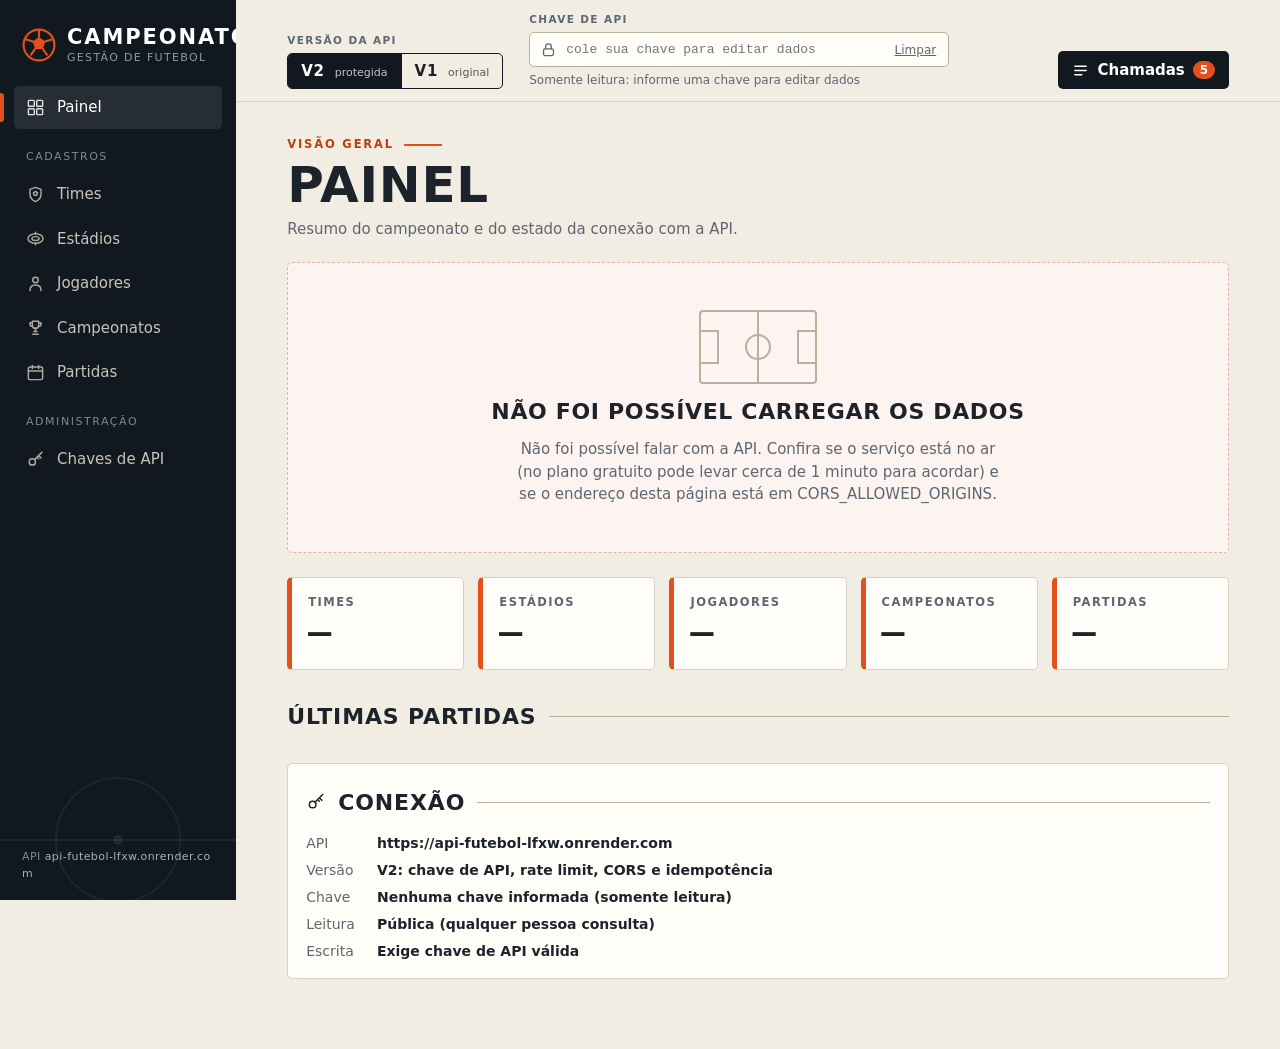
<file: docs/index.html>
<!DOCTYPE html>
<html lang="pt-BR">
<head>
    <meta charset="UTF-8">
    <meta name="viewport" content="width=device-width, initial-scale=1">
    <meta name="color-scheme" content="light">
    <title>Campeonato FC</title>
    <link rel="icon" href="data:image/svg+xml,<svg xmlns=%22http://www.w3.org/2000/svg%22 viewBox=%220 0 32 32%22><circle cx=%2216%22 cy=%2216%22 r=%2215%22 fill=%22%23e4501b%22/><path d=%22M16 8l5.7 4.1-2.2 6.7h-7l-2.2-6.7z%22 fill=%22%23121820%22/></svg>">
    <link rel="stylesheet" href="css/estilo.css">
</head>
<body>
    <a class="pular" href="#conteudo">Pular para o conteúdo</a>

    <div class="app">
        <!-- Menu lateral: os itens são montados pelo app.js -->
        <aside class="lateral" id="lateral">
            <a class="logo" href="#/">
                <svg class="logo-marca" viewBox="0 0 32 32" aria-hidden="true">
                    <circle cx="16" cy="16" r="14.5" fill="none" stroke="currentColor" stroke-width="2"/>
                    <path d="M16 8.5l5.9 4.3-2.3 6.9h-7.2l-2.3-6.9z" fill="currentColor"/>
                    <path d="M16 8.5V2M21.9 12.8l6.2-2M19.6 19.7l3.8 5.4M12.4 19.7l-3.8 5.4M10.1 12.8l-6.2-2"
                          stroke="currentColor" stroke-width="2" stroke-linecap="round"/>
                </svg>
                <span class="logo-texto"><strong>Campeonato</strong><em>Gestão de futebol</em></span>
            </a>
            <nav class="nav" id="nav" aria-label="Seções"></nav>
            <p class="lateral-rodape">API <span id="api-host"></span></p>
        </aside>

        <div class="principal">
            <!-- Barra superior: versão da API, chave e uso do limite -->
            <header class="barra">
                <div class="grupo">
                    <span class="grupo-rotulo" id="rotulo-versao">Versão da API</span>
                    <div class="seg" role="radiogroup" aria-labelledby="rotulo-versao">
                        <button type="button" role="radio" data-versao="2">V2 <small>protegida</small></button>
                        <button type="button" role="radio" data-versao="1">V1 <small>original</small></button>
                    </div>
                </div>

                <div class="grupo grupo-chave">
                    <label class="grupo-rotulo" for="chave">Chave de API</label>
                    <div class="campo-chave">
                        <span class="chave-icone" id="chave-icone" aria-hidden="true"></span>
                        <input id="chave" type="password" autocomplete="off" spellcheck="false"
                               placeholder="cole sua chave para editar dados">
                        <button type="button" class="btn-texto" id="limpar-chave">Limpar</button>
                    </div>
                    <span class="chave-estado" id="chave-estado" role="status"></span>
                </div>

                <div class="grupo grupo-limite" id="grupo-limite" hidden>
                    <span class="grupo-rotulo">Limite por minuto</span>
                    <div class="medidor"><span class="medidor-barra" id="medidor-barra"></span></div>
                    <span class="medidor-texto" id="medidor-texto"></span>
                </div>

                <button type="button" class="btn-registro" id="btn-registro" aria-controls="gaveta" aria-expanded="false">
                    <span id="icone-registro"></span> Chamadas <b id="contador">0</b>
                </button>
            </header>

            <div class="faixa oculto" id="faixa-v1" role="note">
                <strong>Versão 1 selecionada.</strong>
                A API original não tem CORS: o navegador bloqueia a leitura das respostas de outro site, então as telas
                abaixo não conseguem carregar os dados. É o comportamento esperado da v1. Volte para a <b>V2</b>.
            </div>

            <main id="conteudo" tabindex="-1"></main>
        </div>
    </div>

    <!-- Registro de chamadas: mostra cada requisição feita à API -->
    <aside class="gaveta" id="gaveta" aria-label="Registro de chamadas" hidden>
        <header class="gaveta-cab">
            <h2>Registro de chamadas</h2>
            <button type="button" class="btn-icone" id="fechar-registro" aria-label="Fechar"></button>
        </header>
        <p class="gaveta-ajuda">Cada requisição à API aparece aqui. Em chamadas de cadastro (V2) use <b>Repetir</b> para
            reenviar com a mesma chave de idempotência: a API responde <code>Idempotent-Replayed</code> e nada é criado de novo.</p>
        <ol class="chamadas" id="chamadas"></ol>
    </aside>

    <div class="toasts" id="toasts" aria-live="polite"></div>

    <script src="config.js"></script>
    <script type="module" src="js/app.js"></script>
</body>
</html>
</file>
<file: docs/css/estilo.css>
/* ==========================================================================
   Campeonato FC: identidade "noite de jogo"
   Menu escuro com marcas de campo, papel creme, laranja de sinalização,
   placar de estádio nas partidas e tipografia condensada de súmula esportiva.
   ========================================================================== */

:root {
    --tinta: #121820;
    --tinta-2: #1b2430;
    --tinta-3: #263241;
    --papel: #f1ede3;
    --papel-2: #e7e1d2;
    --cartao: #fffdf8;
    --linha: #d9d2c0;
    --linha-forte: #b9b19b;
    --texto: #1c232b;
    --suave: #5d6771;
    --laranja: #e4501b;
    --laranja-esc: #bf3d0f;
    --laranja-claro: #fbe3d6;
    --gramado: #1f7a4a;
    --gramado-claro: #d9eadf;
    --ambar: #ffcf4d;
    --vermelho: #b3261e;
    --vermelho-claro: #f7dcd9;
    --azul: #2f5d8a;
    --azul-claro: #dce7f2;

    --fonte-titulo: "Bahnschrift", "Franklin Gothic Medium", "Arial Narrow", "Roboto Condensed", system-ui, sans-serif;
    --fonte-texto: "Segoe UI Variable Text", "Segoe UI", system-ui, -apple-system, "Helvetica Neue", Arial, sans-serif;
    --fonte-mono: "Cascadia Mono", "SF Mono", Consolas, ui-monospace, monospace;

    --raio: 5px;
    --lateral-largura: 236px;
}

* { box-sizing: border-box; }
[hidden] { display: none !important; }

html { scroll-padding-top: 90px; }

body {
    margin: 0;
    background: var(--papel);
    color: var(--texto);
    font-family: var(--fonte-texto);
    font-size: 15px;
    line-height: 1.5;
    -webkit-font-smoothing: antialiased;
}

h1, h2, h3, h4, p { margin: 0; }
.sr { position: absolute; width: 1px; height: 1px; overflow: hidden; clip: rect(0 0 0 0); white-space: nowrap; }
button, input, select { font: inherit; color: inherit; }
button { cursor: pointer; }
code { font-family: var(--fonte-mono); font-size: .9em; background: var(--papel-2); padding: 1px 5px; border-radius: 3px; }

.pular {
    position: absolute; left: -999px; top: 8px; z-index: 100;
    background: var(--laranja); color: #fff; padding: 8px 14px; border-radius: var(--raio);
}
.pular:focus { left: 8px; }

:focus-visible { outline: 3px solid var(--ambar); outline-offset: 2px; }

/* ---------- Estrutura ---------- */

.app { display: grid; grid-template-columns: var(--lateral-largura) 1fr; min-height: 100vh; }
.principal { min-width: 0; display: flex; flex-direction: column; }
#conteudo { flex: 1; padding: 34px clamp(18px, 4vw, 52px) 70px; max-width: 1180px; width: 100%; outline: none; }

/* ---------- Menu lateral ---------- */

.lateral {
    position: sticky; top: 0; height: 100vh;
    display: flex; flex-direction: column;
    padding: 22px 14px 18px;
    color: #dcd7ca;
    background-color: var(--tinta);
    /* marcas de campo: linha do meio e círculo central, bem discretas */
    background-image:
        url("data:image/svg+xml,%3Csvg xmlns='http://www.w3.org/2000/svg' width='236' height='360' viewBox='0 0 236 360'%3E%3Cg fill='none' stroke='%23ffffff' stroke-opacity='.055' stroke-width='2'%3E%3Cpath d='M0 300h236'/%3E%3Ccircle cx='118' cy='300' r='62'/%3E%3Ccircle cx='118' cy='300' r='4' fill='%23ffffff' fill-opacity='.055'/%3E%3C/g%3E%3C/svg%3E");
    background-repeat: no-repeat;
    background-position: bottom;
}

.logo { display: flex; align-items: center; gap: 11px; padding: 4px 8px 22px; color: #fff; text-decoration: none; }
.logo-marca { width: 34px; height: 34px; color: var(--laranja); flex: none; }
.logo-texto { display: flex; flex-direction: column; line-height: 1.1; }
.logo-texto strong {
    font-family: var(--fonte-titulo); font-stretch: condensed; font-size: 21px; font-weight: 700;
    text-transform: uppercase; letter-spacing: .09em;
}
.logo-texto em { font-style: normal; font-size: 11px; letter-spacing: .12em; text-transform: uppercase; color: #8f9aa6; margin-top: 3px; }

.nav { display: flex; flex-direction: column; gap: 2px; }
.nav a {
    position: relative; display: flex; align-items: center; gap: 12px;
    padding: 10px 12px; border-radius: var(--raio);
    color: #c9c4b7; text-decoration: none; font-weight: 500;
    transition: background .15s, color .15s;
}
.nav a svg { width: 19px; height: 19px; flex: none; opacity: .85; }
.nav a:hover { background: rgba(255,255,255,.06); color: #fff; }
.nav a[aria-current="page"] { background: rgba(255,255,255,.09); color: #fff; }
.nav a[aria-current="page"]::before {
    content: ""; position: absolute; left: -14px; top: 7px; bottom: 7px; width: 4px;
    background: var(--laranja); border-radius: 0 3px 3px 0;
}
.nav .nav-titulo { margin: 18px 12px 6px; font-size: 11px; letter-spacing: .14em; text-transform: uppercase; color: #7d8895; }

.lateral-rodape { margin-top: auto; padding: 0 8px; font-size: 11px; color: #7d8895; letter-spacing: .04em; word-break: break-all; }
.lateral-rodape span { color: #a8b1bb; }

/* ---------- Barra superior ---------- */

.barra {
    position: sticky; top: 0; z-index: 20;
    display: flex; flex-wrap: wrap; align-items: flex-end; gap: 12px 26px;
    padding: 12px clamp(18px, 4vw, 52px);
    background: rgba(241, 237, 227, .94);
    backdrop-filter: blur(6px);
    border-bottom: 1px solid var(--linha);
}
.grupo { display: flex; flex-direction: column; gap: 4px; min-width: 0; }
.grupo-rotulo { font-size: 10.5px; font-weight: 700; letter-spacing: .13em; text-transform: uppercase; color: var(--suave); }

.seg { display: inline-flex; border: 1.5px solid var(--tinta); border-radius: var(--raio); overflow: hidden; }
.seg button {
    border: 0; background: transparent; padding: 6px 13px; font-weight: 700; font-family: var(--fonte-titulo);
    font-stretch: condensed; letter-spacing: .05em; font-size: 15px;
}
.seg button small { font-family: var(--fonte-texto); font-weight: 500; font-size: 11px; letter-spacing: 0; opacity: .75; margin-left: 4px; }
.seg button + button { border-left: 1.5px solid var(--tinta); }
.seg button[aria-checked="true"] { background: var(--tinta); color: #fff; }
.seg button[aria-checked="true"][data-versao="1"] { background: var(--laranja); }
.seg button:not([aria-checked="true"]):hover { background: var(--papel-2); }

.grupo-chave { flex: 1 1 280px; max-width: 420px; }
.campo-chave {
    display: flex; align-items: center; gap: 6px;
    background: var(--cartao); border: 1.5px solid var(--linha-forte); border-radius: var(--raio); padding: 0 8px;
}
.campo-chave:focus-within { border-color: var(--tinta); outline: 3px solid rgba(255,207,77,.6); }
.campo-chave input { flex: 1; min-width: 0; border: 0; background: transparent; padding: 7px 2px; outline: none; font-family: var(--fonte-mono); font-size: 13px; }
.chave-icone { display: grid; place-items: center; width: 20px; color: var(--suave); }
.chave-icone svg { width: 17px; height: 17px; }
.campo-chave[data-estado="valida"] { border-color: var(--gramado); }
.campo-chave[data-estado="valida"] .chave-icone { color: var(--gramado); }
.campo-chave[data-estado="invalida"] { border-color: var(--vermelho); }
.campo-chave[data-estado="invalida"] .chave-icone { color: var(--vermelho); }
.chave-estado { font-size: 12px; color: var(--suave); min-height: 1.2em; }
.chave-estado.ok { color: var(--gramado); font-weight: 600; }
.chave-estado.erro { color: var(--vermelho); font-weight: 600; }
.btn-texto { border: 0; background: none; color: var(--suave); font-size: 12px; text-decoration: underline; padding: 4px; }
.btn-texto:hover { color: var(--texto); }

.grupo-limite { width: 150px; }
.medidor { height: 6px; background: var(--papel-2); border-radius: 3px; overflow: hidden; border: 1px solid var(--linha); }
.medidor-barra { display: block; height: 100%; width: 100%; background: var(--gramado); transition: width .3s, background .3s; }
.medidor-barra.medio { background: #d4a017; }
.medidor-barra.baixo { background: var(--vermelho); }
.medidor-texto { font-size: 12px; color: var(--suave); font-variant-numeric: tabular-nums; }

.btn-registro {
    margin-left: auto; display: inline-flex; align-items: center; gap: 8px;
    background: var(--tinta); color: #fff; border: 0; border-radius: var(--raio); padding: 8px 14px; font-weight: 600;
}
.btn-registro svg { width: 17px; height: 17px; }
.btn-registro b {
    min-width: 22px; text-align: center; padding: 0 6px; border-radius: 10px;
    background: var(--laranja); font-size: 12px; font-variant-numeric: tabular-nums;
}
.btn-registro:hover { background: var(--tinta-3); }

.faixa {
    margin: 0; padding: 12px clamp(18px, 4vw, 52px);
    background: var(--laranja-claro); border-bottom: 1px solid #efb99f; color: #7a2c0b; font-size: 14px;
}
.oculto { display: none; }

/* ---------- Cabeçalho de cada tela ---------- */

.vista-cab { display: flex; flex-wrap: wrap; align-items: flex-end; justify-content: space-between; gap: 16px; margin-bottom: 22px; }
.kicker {
    display: flex; align-items: center; gap: 10px;
    font-size: 11.5px; font-weight: 700; letter-spacing: .16em; text-transform: uppercase; color: var(--laranja-esc);
}
.kicker::after { content: ""; width: 38px; height: 2px; background: var(--laranja); }
.vista-cab h1 {
    font-family: var(--fonte-titulo); font-stretch: condensed; font-weight: 700;
    font-size: clamp(34px, 5vw, 50px); line-height: 1; text-transform: uppercase; letter-spacing: .015em; margin-top: 6px;
}
.vista-desc { margin-top: 8px; max-width: 62ch; color: var(--suave); }

/* ---------- Botões ---------- */

.botao {
    display: inline-flex; align-items: center; justify-content: center; gap: 8px;
    padding: 9px 16px; border-radius: var(--raio); border: 1.5px solid var(--tinta);
    background: transparent; font-weight: 650; text-decoration: none; transition: background .15s, color .15s, border-color .15s;
}
.botao svg { width: 17px; height: 17px; }
.botao:hover { background: var(--tinta); color: #fff; }
.botao.primario { background: var(--laranja); border-color: var(--laranja); color: #fff; }
.botao.primario:hover { background: var(--laranja-esc); border-color: var(--laranja-esc); }
.botao.perigo { border-color: var(--vermelho); color: var(--vermelho); }
.botao.perigo:hover { background: var(--vermelho); color: #fff; }
.botao:disabled { opacity: .5; cursor: not-allowed; }

.btn-icone {
    display: inline-grid; place-items: center; width: 34px; height: 34px;
    border: 1px solid transparent; border-radius: var(--raio); background: transparent; color: var(--texto);
}
.btn-icone svg { width: 18px; height: 18px; }
.btn-icone:hover { background: var(--papel-2); border-color: var(--linha); }
.btn-icone.perigo:hover { background: var(--vermelho-claro); color: var(--vermelho); border-color: #e7b4b0; }

.btn-mini {
    display: inline-flex; align-items: center; gap: 6px; padding: 5px 10px;
    border: 1px solid var(--linha-forte); border-radius: var(--raio); background: var(--cartao);
    font-size: 13px; font-weight: 600;
}
.btn-mini svg { width: 15px; height: 15px; }
.btn-mini:hover { border-color: var(--tinta); background: var(--tinta); color: #fff; }
.btn-mini.perigo:hover { background: var(--vermelho); border-color: var(--vermelho); }

/* Sem chave válida na V2 o app fica em "somente leitura": ações de escrita ficam apagadas, mas explicam o motivo ao clicar */
body[data-escrita="nao"] .acao-escrita { opacity: .42; }
body[data-escrita="nao"] .acao-escrita:hover { background: transparent; color: inherit; border-color: inherit; }

/* ---------- Busca ---------- */

.busca { display: flex; flex-wrap: wrap; gap: 10px; align-items: center; margin-bottom: 20px; padding: 10px 12px; background: var(--cartao); border: 1px solid var(--linha); border-radius: var(--raio); }
.busca label { font-size: 11px; font-weight: 700; letter-spacing: .12em; text-transform: uppercase; color: var(--suave); }
.busca select, .busca input {
    padding: 7px 10px; background: #fff; border: 1.5px solid var(--linha-forte); border-radius: var(--raio); min-width: 0;
}
.busca input { flex: 1 1 180px; }
.busca .botao { padding: 7px 14px; }

/* ---------- Cartões de times e campeonatos ---------- */

.grade-cartoes { display: grid; grid-template-columns: repeat(auto-fill, minmax(290px, 1fr)); gap: 18px; }

.cartao-item {
    --h: 20;
    display: flex; flex-direction: column; gap: 14px;
    background: var(--cartao); border: 1px solid var(--linha); border-top: 5px solid hsl(var(--h) 55% 42%);
    border-radius: var(--raio); padding: 18px 18px 14px;
    transition: transform .15s, box-shadow .15s;
}
.cartao-item:hover { transform: translateY(-2px); box-shadow: 0 8px 18px -10px rgba(18,24,32,.35); }
.cartao-topo { display: flex; align-items: center; gap: 14px; }
.cartao-item h3 {
    font-family: var(--fonte-titulo); font-stretch: condensed; font-size: 25px; line-height: 1.05;
    text-transform: uppercase; letter-spacing: .02em; overflow-wrap: anywhere;
}
.cartao-meta { color: var(--suave); font-size: 13.5px; margin-top: 3px; }
.cartao-dados { display: grid; grid-template-columns: auto 1fr; gap: 4px 12px; margin: 0; font-size: 14px; }
.cartao-dados dt { color: var(--suave); }
.cartao-dados dd { margin: 0; font-weight: 600; text-align: right; font-variant-numeric: tabular-nums; }
.cartao-acoes { display: flex; flex-wrap: wrap; gap: 6px; margin-top: auto; padding-top: 12px; border-top: 1px dashed var(--linha); }
.cartao-acoes .espaco { flex: 1; }

/* Escudo: círculo com a sigla; a cor vem de um cálculo sobre a sigla (cada time tem a sua) */
.escudo {
    --h: 20;
    display: inline-grid; place-items: center; flex: none;
    width: 34px; height: 34px; border-radius: 50%;
    background: hsl(var(--h) 55% 40%); color: #fff;
    font-family: var(--fonte-titulo); font-stretch: condensed; font-weight: 700; letter-spacing: .03em; font-size: 12.5px;
    box-shadow: inset 0 0 0 2px rgba(255,255,255,.28);
}
.escudo.grande { width: 58px; height: 58px; font-size: 21px; }
.escudo.medio { width: 46px; height: 46px; font-size: 17px; }
.escudo.mini { width: 24px; height: 24px; font-size: 9px; box-shadow: inset 0 0 0 1.5px rgba(255,255,255,.3); }
.pilha-escudos { display: flex; }
.pilha-escudos .escudo { margin-left: -7px; border: 2px solid var(--cartao); box-shadow: none; }
.pilha-escudos .escudo:first-child { margin-left: 0; }
.mais-times { align-self: center; margin-left: 8px; font-size: 13px; color: var(--suave); }

/* ---------- Tabelas ---------- */

.tabela-wrap { background: var(--cartao); border: 1px solid var(--linha); border-radius: var(--raio); overflow-x: auto; }
table { width: 100%; border-collapse: collapse; }
th {
    padding: 12px 14px; text-align: left; white-space: nowrap;
    font-size: 11px; font-weight: 700; letter-spacing: .13em; text-transform: uppercase; color: var(--suave);
    border-bottom: 2px solid var(--tinta);
}
td { padding: 11px 14px; border-bottom: 1px solid var(--linha); vertical-align: middle; }
tbody tr:last-child td { border-bottom: 0; }
tbody tr:hover { background: #faf6ec; }
td.num, th.num { text-align: right; font-variant-numeric: tabular-nums; }
td.mono { font-family: var(--fonte-mono); font-size: 13px; }
td.id { color: var(--suave); font-family: var(--fonte-mono); font-size: 13px; width: 1%; }
td.acoes { white-space: nowrap; text-align: right; width: 1%; }
.celula-time { display: flex; align-items: center; gap: 10px; font-weight: 600; }
.barra-cap { display: flex; align-items: center; gap: 10px; justify-content: flex-end; }
.barra-cap i { display: block; width: 90px; height: 6px; background: var(--papel-2); border-radius: 3px; overflow: hidden; }
.barra-cap i b { display: block; height: 100%; background: var(--laranja); }

/* ---------- Chips ---------- */

.chip {
    display: inline-flex; align-items: center; gap: 6px; padding: 2px 8px; border-radius: 3px;
    font-size: 11px; font-weight: 700; letter-spacing: .08em; text-transform: uppercase; white-space: nowrap;
    background: var(--papel-2); color: var(--texto);
}
.chip.goleiro { background: #fbefc2; color: #6e5300; }
.chip.defesa { background: var(--azul-claro); color: #1e405f; }
.chip.meio { background: var(--gramado-claro); color: #14502f; }
.chip.ataque { background: var(--laranja-claro); color: #8a2c08; }
.chip.ativa, .chip.ok { background: var(--gramado-claro); color: #14502f; }
.chip.revogada, .chip.erro { background: var(--vermelho-claro); color: #7d1a14; }
.chip.livre { background: var(--papel-2); color: var(--suave); }
.chip.vinculado { background: var(--azul-claro); color: #1e405f; }
.chip.replay { background: var(--ambar); color: #4d3a00; }
.chip.metodo { background: var(--tinta); color: #fff; letter-spacing: .05em; min-width: 54px; justify-content: center; }
.chip.metodo.get { background: var(--gramado); }
.chip.metodo.post { background: var(--azul); }
.chip.metodo.put { background: #a87408; }
.chip.metodo.delete { background: var(--vermelho); }

/* ---------- Placar (partidas) ---------- */

.grade-placares { display: grid; grid-template-columns: repeat(auto-fill, minmax(340px, 1fr)); gap: 18px; }
.placar {
    display: flex; flex-direction: column; gap: 14px;
    background: var(--tinta-2); color: #ece8dc; border-radius: var(--raio); padding: 14px 16px 12px;
    border-bottom: 4px solid var(--laranja);
}
.placar-topo { display: flex; justify-content: space-between; align-items: center; gap: 10px; font-size: 12px; color: #a7b0ba; }
.placar-topo .camp { overflow: hidden; text-overflow: ellipsis; white-space: nowrap; letter-spacing: .04em; }
.placar-corpo { display: grid; grid-template-columns: 1fr auto 1fr; align-items: center; gap: 10px; }
.placar-time { display: flex; flex-direction: column; align-items: center; gap: 8px; text-align: center; min-width: 0; }
.placar-time strong { font-family: var(--fonte-titulo); font-stretch: condensed; font-size: 17px; text-transform: uppercase; letter-spacing: .03em; line-height: 1.1; overflow-wrap: anywhere; }
.placar-time .escudo { box-shadow: inset 0 0 0 2px rgba(255,255,255,.3); }
.placar-numeros {
    display: flex; align-items: center; gap: 10px;
    font-family: var(--fonte-mono); font-weight: 700; font-size: 42px; line-height: 1; color: var(--ambar);
    font-variant-numeric: tabular-nums;
}
.placar-numeros i { font-style: normal; color: #5b6878; font-size: 28px; }
.placar-rodape { display: flex; justify-content: space-between; align-items: center; gap: 8px; border-top: 1px solid rgba(255,255,255,.1); padding-top: 10px; }
.placar-rodape time { font-size: 13px; color: #c3bcad; font-variant-numeric: tabular-nums; }
.placar .btn-icone { color: #d9d4c7; }
.placar .btn-icone:hover { background: rgba(255,255,255,.1); border-color: rgba(255,255,255,.2); }
.placar .btn-icone.perigo:hover { background: rgba(179,38,30,.35); color: #ffb3ad; border-color: rgba(255,179,173,.35); }
.placar .chip { background: rgba(255,255,255,.1); color: #e8e3d6; }
.placar .chip.em-andamento { background: var(--laranja); color: #fff; }
.placar .chip.em-andamento::before { content: ""; width: 7px; height: 7px; border-radius: 50%; background: #fff; animation: pulso 1.2s infinite; }
.placar .chip.finalizada { background: var(--gramado); color: #fff; }
.placar .chip.cancelada { background: rgba(179,38,30,.55); color: #ffd5d1; }
@keyframes pulso { 50% { opacity: .25; } }

/* ---------- Paginação ---------- */

.paginacao { display: flex; flex-wrap: wrap; align-items: center; justify-content: space-between; gap: 12px; margin-top: 22px; }
.paginacao .info { font-size: 13.5px; color: var(--suave); font-variant-numeric: tabular-nums; }
.paginacao .botoes { display: flex; gap: 6px; }
.paginacao button {
    min-width: 38px; height: 36px; padding: 0 10px; display: inline-grid; place-items: center;
    background: var(--cartao); border: 1.5px solid var(--linha-forte); border-radius: var(--raio); font-weight: 600;
}
.paginacao button svg { width: 17px; height: 17px; }
.paginacao button:hover:not(:disabled) { background: var(--tinta); border-color: var(--tinta); color: #fff; }
.paginacao button:disabled { opacity: .4; cursor: not-allowed; }

/* ---------- Estados: carregando e vazio ---------- */

.esqueleto { height: 120px; border-radius: var(--raio); background: linear-gradient(100deg, var(--papel-2) 30%, #f4f0e6 50%, var(--papel-2) 70%); background-size: 300% 100%; animation: brilho 1.3s infinite linear; }
@keyframes brilho { from { background-position: 100% 0; } to { background-position: 0 0; } }

.vazio {
    display: flex; flex-direction: column; align-items: center; gap: 10px; text-align: center;
    padding: 46px 20px; background: var(--cartao); border: 1.5px dashed var(--linha-forte); border-radius: var(--raio);
}
.vazio svg { width: 120px; height: 76px; color: var(--linha-forte); }
.vazio h3 { font-family: var(--fonte-titulo); font-stretch: condensed; font-size: 22px; text-transform: uppercase; letter-spacing: .03em; }
.vazio p { max-width: 52ch; color: var(--suave); }
.vazio.erro { border-color: #e2b1ac; background: #fdf3f1; }

/* ---------- Painel inicial ---------- */

.contadores { display: grid; grid-template-columns: repeat(auto-fit, minmax(170px, 1fr)); gap: 14px; margin-bottom: 30px; }
.contador {
    display: flex; flex-direction: column; gap: 2px; padding: 16px 16px 14px; text-decoration: none; color: inherit;
    background: var(--cartao); border: 1px solid var(--linha); border-left: 5px solid var(--laranja); border-radius: var(--raio);
    transition: transform .15s;
}
.contador:hover { transform: translateY(-2px); }
.contador span { font-size: 11.5px; font-weight: 700; letter-spacing: .13em; text-transform: uppercase; color: var(--suave); }
.contador strong { font-family: var(--fonte-mono); font-size: 38px; line-height: 1.1; font-variant-numeric: tabular-nums; }
.subtitulo { display: flex; align-items: center; gap: 12px; margin: 6px 0 14px; font-family: var(--fonte-titulo); font-stretch: condensed; font-size: 22px; text-transform: uppercase; letter-spacing: .04em; }
.subtitulo::after { content: ""; flex: 1; height: 1px; background: var(--linha-forte); }
.conexao { margin-top: 30px; padding: 16px 18px; background: var(--cartao); border: 1px solid var(--linha); border-radius: var(--raio); }
.conexao dl { display: grid; grid-template-columns: max-content 1fr; gap: 6px 22px; margin: 0; font-size: 14px; }
.conexao dt { color: var(--suave); }
.conexao dd { margin: 0; font-weight: 600; overflow-wrap: anywhere; }

/* ---------- Diálogos ---------- */

dialog.dialogo {
    width: min(560px, calc(100vw - 28px)); max-height: calc(100vh - 40px); padding: 0;
    background: var(--cartao); color: var(--texto); border: 0; border-radius: 8px;
    box-shadow: 0 24px 60px -12px rgba(0,0,0,.55); overflow: hidden;
}
dialog.dialogo.larga { width: min(720px, calc(100vw - 28px)); }
dialog.dialogo::backdrop { background: rgba(18, 24, 32, .62); }
.dialogo-corpo-total { display: flex; flex-direction: column; max-height: calc(100vh - 40px); }
.dialogo-cab { display: flex; align-items: flex-start; justify-content: space-between; gap: 12px; padding: 18px 22px 14px; border-bottom: 1px solid var(--linha); background: var(--papel); }
.dialogo-cab h2 { font-family: var(--fonte-titulo); font-stretch: condensed; font-size: 27px; line-height: 1.05; text-transform: uppercase; letter-spacing: .02em; margin-top: 4px; }
.dialogo-conteudo { padding: 20px 22px; overflow-y: auto; }
.dialogo-rodape { display: flex; justify-content: flex-end; gap: 10px; padding: 14px 22px; border-top: 1px solid var(--linha); background: var(--papel); }

/* ---------- Formulários ---------- */

.form-grade { display: grid; grid-template-columns: repeat(2, minmax(0, 1fr)); gap: 16px 16px; }
.campo { display: flex; flex-direction: column; gap: 5px; min-width: 0; }
.campo.inteira { grid-column: 1 / -1; }
.campo label { font-size: 12px; font-weight: 700; letter-spacing: .08em; text-transform: uppercase; color: var(--suave); }
.campo input, .campo select {
    padding: 9px 11px; background: #fff; border: 1.5px solid var(--linha-forte); border-radius: var(--raio); min-width: 0;
}
.campo input:focus, .campo select:focus { border-color: var(--tinta); outline: 3px solid rgba(255,207,77,.6); }
.campo.com-erro input, .campo.com-erro select { border-color: var(--vermelho); background: #fff8f7; }
.campo .ajuda { font-size: 12.5px; color: var(--suave); }
.campo .erro-campo { font-size: 12.5px; color: var(--vermelho); font-weight: 600; }
.grupo-titulo { grid-column: 1 / -1; margin-top: 6px; padding-top: 12px; border-top: 1px dashed var(--linha-forte); font-family: var(--fonte-titulo); font-stretch: condensed; font-size: 17px; text-transform: uppercase; letter-spacing: .05em; }
.alerta { padding: 10px 14px; border-radius: var(--raio); border-left: 5px solid; font-size: 14px; margin-bottom: 14px; }
.alerta.erro { background: var(--vermelho-claro); border-color: var(--vermelho); color: #6f1712; }
.alerta.info { background: #fff3cf; border-color: #d4a017; color: #5a4300; }
.alerta ul { margin: 6px 0 0; padding-left: 18px; }

/* ---------- Listas dentro de diálogos ---------- */

.lista-simples { list-style: none; margin: 0; padding: 0; border: 1px solid var(--linha); border-radius: var(--raio); }
.lista-simples li { display: flex; align-items: center; gap: 12px; padding: 10px 12px; border-bottom: 1px solid var(--linha); }
.lista-simples li:last-child { border-bottom: 0; }
.lista-simples .grow { flex: 1; min-width: 0; font-weight: 600; }
.lista-simples .grow small { display: block; font-weight: 400; color: var(--suave); }
.linha-adicionar { display: flex; gap: 10px; margin-top: 16px; }
.linha-adicionar select { flex: 1; min-width: 0; padding: 9px 11px; border: 1.5px solid var(--linha-forte); border-radius: var(--raio); background: #fff; }
.chave-gerada {
    display: flex; align-items: center; gap: 10px; padding: 12px; margin: 12px 0;
    background: var(--tinta); color: var(--ambar); border-radius: var(--raio); font-family: var(--fonte-mono); font-size: 13px; word-break: break-all;
}
.chave-gerada span { flex: 1; }
.chave-gerada button { flex: none; color: #fff; }
.chave-gerada button:hover { background: rgba(255,255,255,.12); border-color: rgba(255,255,255,.25); }

/* ---------- Registro de chamadas ---------- */

.gaveta {
    position: fixed; top: 0; right: 0; bottom: 0; z-index: 40; width: min(430px, 100vw);
    display: flex; flex-direction: column; background: var(--cartao); border-left: 1px solid var(--linha-forte);
    box-shadow: -18px 0 40px -20px rgba(0,0,0,.4);
}
.gaveta-cab { display: flex; align-items: center; justify-content: space-between; padding: 16px 18px; background: var(--tinta); color: #fff; }
.gaveta-cab h2 { font-family: var(--fonte-titulo); font-stretch: condensed; font-size: 21px; text-transform: uppercase; letter-spacing: .06em; }
.gaveta-cab .btn-icone { color: #fff; }
.gaveta-cab .btn-icone:hover { background: rgba(255,255,255,.12); border-color: rgba(255,255,255,.25); }
.gaveta-ajuda { padding: 12px 18px; font-size: 13px; color: var(--suave); border-bottom: 1px solid var(--linha); }
.chamadas { list-style: none; margin: 0; padding: 0; overflow-y: auto; flex: 1; }
.chamadas li { padding: 10px 18px; border-bottom: 1px solid var(--linha); }
.chamadas .linha1 { display: flex; align-items: center; gap: 8px; flex-wrap: wrap; }
.chamadas .caminho { font-family: var(--fonte-mono); font-size: 12.5px; overflow-wrap: anywhere; margin-top: 5px; }
.chamadas .linha2 { display: flex; align-items: center; justify-content: space-between; gap: 8px; margin-top: 6px; font-size: 12px; color: var(--suave); }
.status-http { font-family: var(--fonte-mono); font-weight: 700; font-size: 13px; }
.status-http.s2 { color: var(--gramado); }
.status-http.s4 { color: #b46a00; }
.status-http.s5, .status-http.s0 { color: var(--vermelho); }
.chamadas .vazio-registro { padding: 26px 18px; color: var(--suave); text-align: center; }

/* ---------- Avisos rápidos (toasts) ---------- */

.toasts { position: fixed; left: 50%; bottom: 20px; z-index: 80; transform: translateX(-50%); display: flex; flex-direction: column; gap: 8px; width: min(520px, calc(100vw - 24px)); pointer-events: none; }
.toast {
    pointer-events: auto; display: flex; align-items: flex-start; gap: 12px; padding: 12px 14px;
    background: var(--tinta); color: #fff; border-left: 5px solid var(--gramado); border-radius: var(--raio);
    box-shadow: 0 14px 30px -12px rgba(0,0,0,.55); animation: entra .25s ease-out;
}
.toast.erro { border-color: var(--vermelho); }
.toast.aviso { border-color: var(--ambar); }
.toast.info { border-color: var(--azul); }
.toast .toast-texto { flex: 1; font-size: 14px; }
.toast .toast-texto b { display: block; margin-bottom: 2px; }
.toast ul { margin: 4px 0 0; padding-left: 18px; }
.toast button { border: 0; background: rgba(255,255,255,.12); color: #fff; border-radius: 4px; padding: 4px 10px; font-size: 12.5px; font-weight: 600; }
.toast button:hover { background: rgba(255,255,255,.22); }
@keyframes entra { from { opacity: 0; transform: translateY(10px); } }

/* ---------- Responsivo ---------- */

@media (max-width: 920px) {
    .app { grid-template-columns: 1fr; }
    .lateral { position: static; height: auto; flex-direction: row; align-items: center; gap: 8px; padding: 10px 12px; background-image: none; overflow-x: auto; }
    .logo { padding: 0 10px 0 0; flex: none; }
    .logo-texto em, .lateral-rodape, .nav .nav-titulo { display: none; }
    .nav { flex-direction: row; gap: 4px; }
    .nav a { padding: 8px 11px; white-space: nowrap; }
    .nav a[aria-current="page"]::before { left: 10px; right: 10px; top: auto; bottom: 0; width: auto; height: 3px; border-radius: 3px 3px 0 0; }
    .barra { position: static; }
    .btn-registro { margin-left: 0; }
}
@media (max-width: 560px) {
    .form-grade { grid-template-columns: 1fr; }
    .placar-numeros { font-size: 34px; }
    .grupo-limite { display: none; }
}
@media (prefers-reduced-motion: reduce) {
    *, *::before, *::after { animation: none !important; transition: none !important; }
}
</file>
